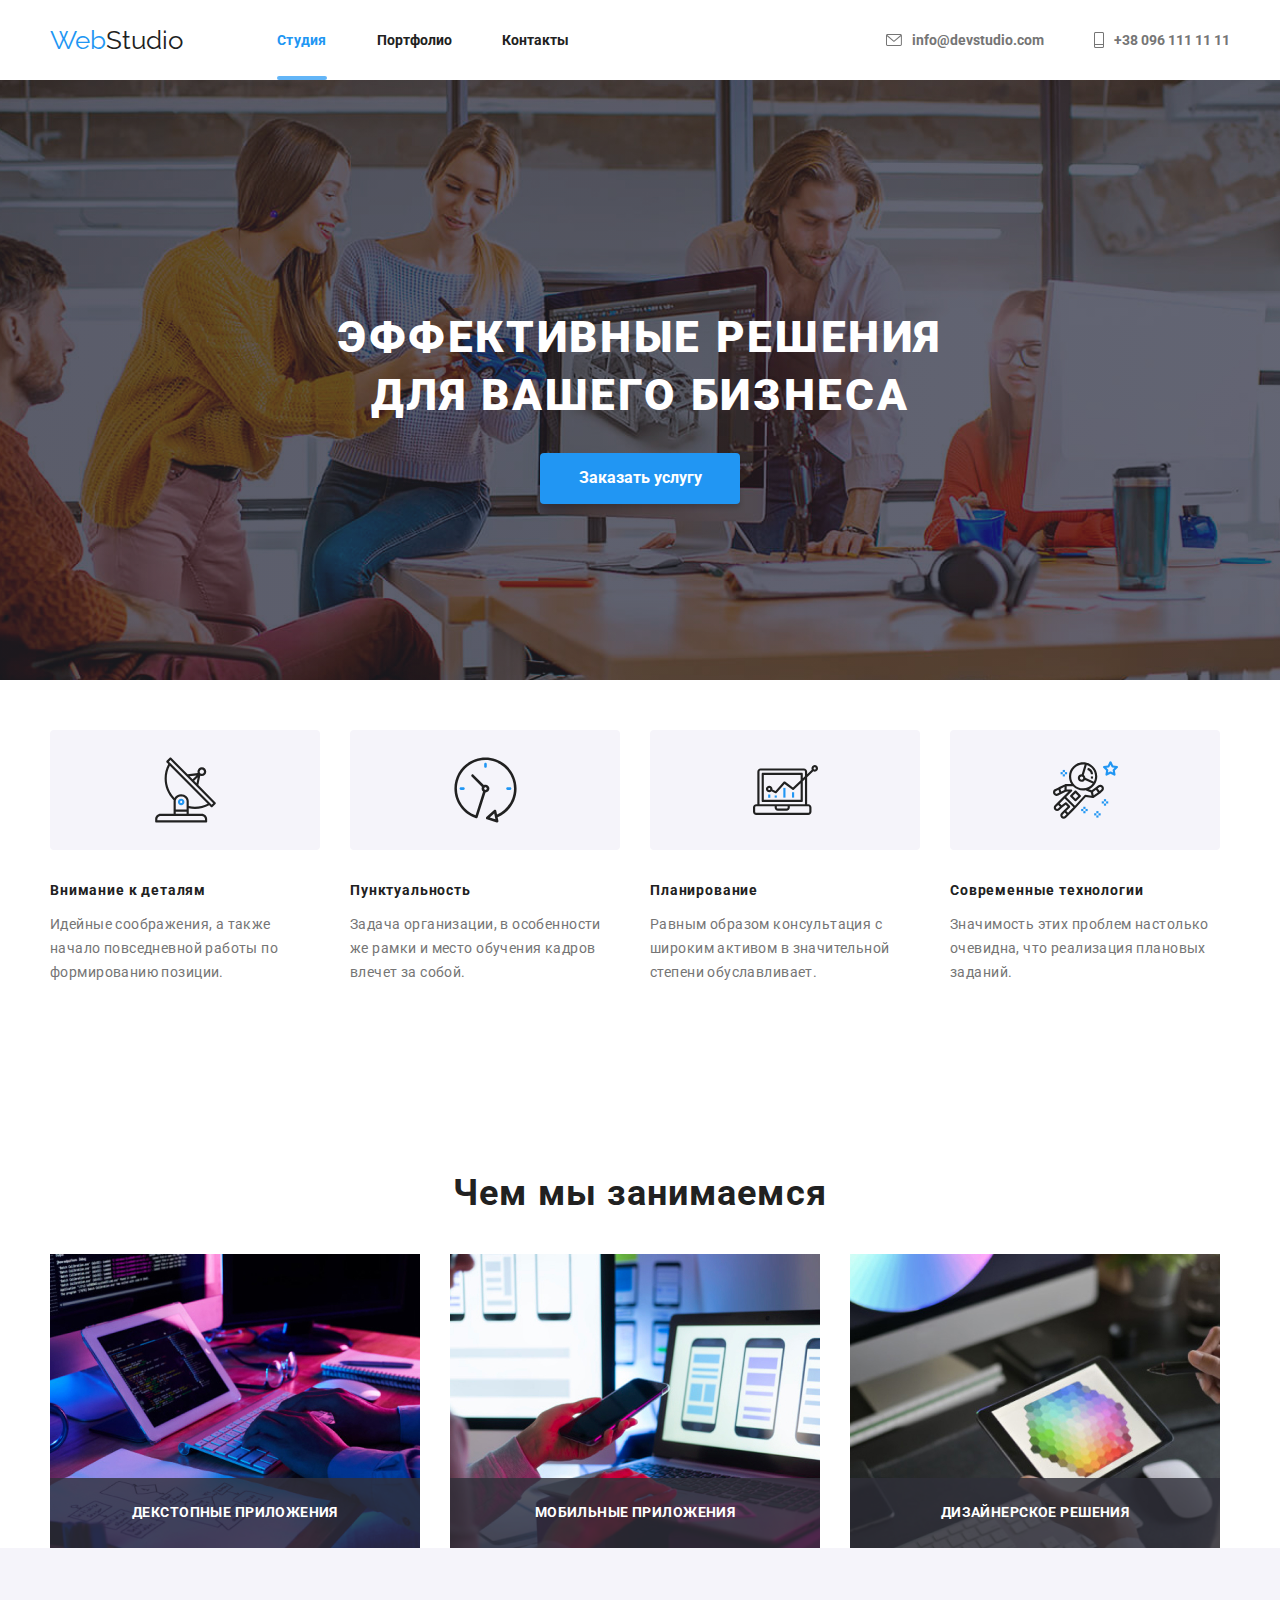
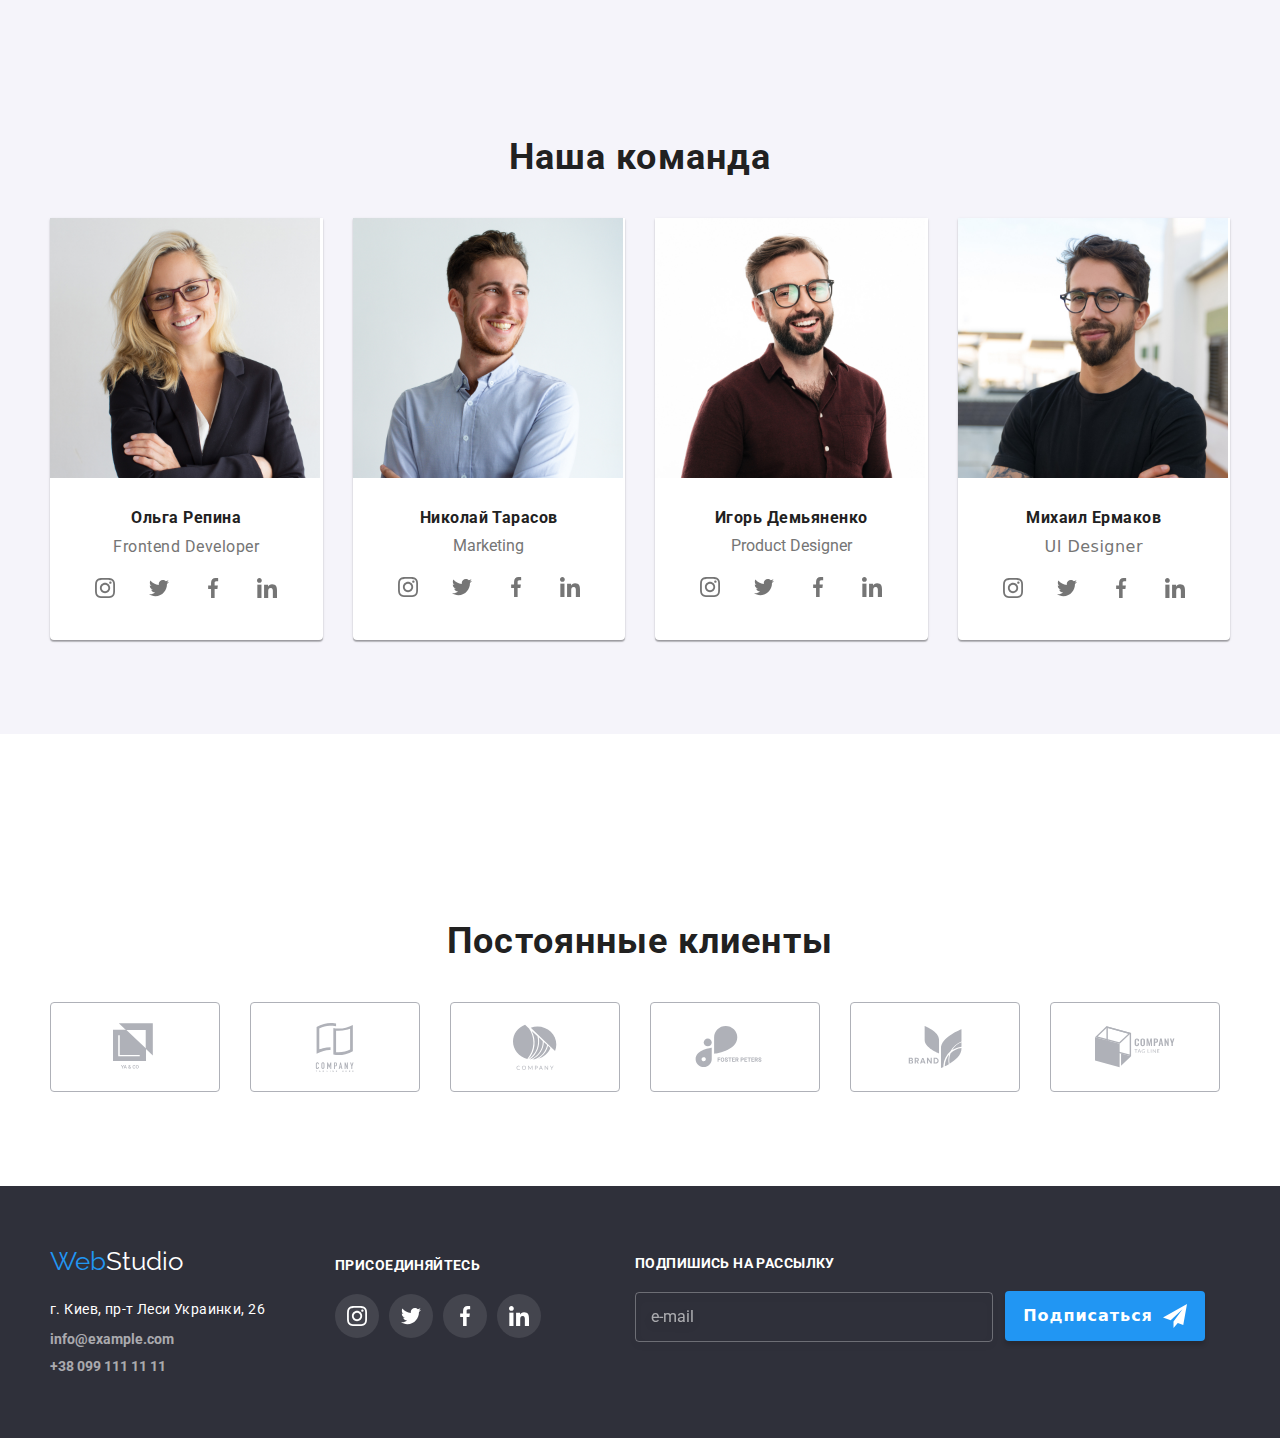
<file: index.html>
<!DOCTYPE html>
<html lang="ru">
  <head>
    <meta charset="UTF-8" />
    <meta name="viewport" content="width=device-width, initial-scale=1.0" />
    <title>HomeWork</title>
    <link
      href="https://fonts.googleapis.com/css2?family=Raleway:wght@700&family=Roboto:wght@400;500;700;900&display=fallback"
      rel="stylesheet"
    />
    <link rel="stylesheet" href="./css/styles.css" />
    <link
      lang="en"
      rel="stylesheet"
      href="https://cdnjs.cloudflare.com/ajax/libs/modern-normalize/0.7.0/modern-normalize.min.css"
    />
  </head>
  <body>
    <!-- шапка -->
    <header class="haed-hero">
      <div class="container main-div">
        <nav>
          <a href="./" lang="en" class="logo-head">
            Web
            <span class="logotip"> Studio</span>
          </a>

          <ul class="site-nav">
            <li class="iteam-header">
              <a class="link-active-styles current" href="#">Студия</a>
            </li>
            <li class="iteam-header">
              <a class="link" href="./portfolio.html">Портфолио</a>
            </li>
            <li class="iteam-header">
              <a class="link" href="#">Контакты</a>
            </li>
          </ul>
        </nav>
        <ul class="auth-nav">
          <li class="iteam-header">
            <a class="link-mail" href="mailto:info@devstudio.com">
              <svg class="icon-mail">
                <use
                  href="./images/svg/tel/symbol-defs.svg#icon-envelope"
                ></use>
              </svg>
              info@devstudio.com
            </a>
          </li>
          <li class="iteam-header">
            <a class="link-tel" href="tel:+380961111111">
              <svg class="icon-tel">
                <use href="./images/svg/tel/symbol-defs.svg#icon-Vector"></use>
              </svg>
              +38 096 111 11 11
            </a>
          </li>
        </ul>
      </div>
    </header>
    <a href="./images/svg/input/symbol-defs.svg#icon-user"></a>
    <main>
      <!--контент -->
      <section class="section-service">
        <div class="container">
          <h1>
            Эффективные решения<br />
            для вашего бизнеса
          </h1>
          <button data-modal-open class="link-active-service">
            Заказать услугу
          </button>
        </div>
      </section>
      <!--контент 2 -->
      <section>
        <div class="container">
          <ul class="feature-list">
            <li class="iteam itram-li">
              <a class="iteam-icon" href="" aria-label="antenna">
                <svg class="svg-iteam">
                  <use
                    href="./images/svg/grop/symbol-defs.svg#iconantenna-1"
                  ></use>
                </svg>
              </a>
              <h3 class="link">Внимание к деталям</h3>
              <p class="link-title">
                Идейные соображения, а также начало повседневной работы по
                формированию позиции.
              </p>
            </li>
            <li class="iteam itram-li">
              <a class="iteam-icon" href="" aria-label="clock">
                <svg class="svg-iteam">
                  <use
                    href="./images/svg/grop/symbol-defs.svg#iconclock-1"
                  ></use>
                </svg>
              </a>
              <h3 class="link">Пунктуальность</h3>
              <p class="link-title">
                Задача организации, в особенности же рамки и место обучения
                кадров влечет за собой.
              </p>
            </li>
            <li class="iteam itram-li">
              <a class="iteam-icon" href="" aria-label="diagram">
                <svg class="svg-iteam">
                  <use
                    href="./images/svg/grop/symbol-defs.svg#icondiagram-1"
                  ></use>
                </svg>
              </a>
              <h3 class="link">Планирование</h3>
              <p class="link-title">
                Равным образом консультация с широким активом в значительной
                степени обуславливает.
              </p>
            </li>
            <li class="iteam itram-li">
              <a class="iteam-icon" href="" aria-label="astronaut">
                <svg class="svg-iteam">
                  <use
                    href="./images/svg/grop/symbol-defs.svg#iconastronaut-1"
                  ></use>
                </svg>
              </a>
              <h3 class="link">Современные технологии</h3>
              <p class="link-title">
                Значимость этих проблем настолько очевидна, что реализация
                плановых заданий.
              </p>
            </li>
          </ul>
        </div>
      </section>
      <!--контент 3 -->
      <section class="section-img">
        <div class="container">
          <h2>Чем мы занимаемся</h2>
          <div class="iteam-section">
            <ul class="engaged-section">
              <li class="iteam-hero">
                <img
                  src="./images/IT.jpg"
                  width="370"
                  alt="картинка на тему IT"
                />

                <p class="img-section-hero">Декстопные приложения</p>
              </li>

              <li class="iteam-hero">
                <img
                  src="./images/IT2.jpg"
                  width="370"
                  alt="картинка на тему IT"
                />
                <p class="img-section-hero">Мобильные приложения</p>
              </li>

              <li class="iteam-hero">
                <img
                  src="./images/IT3.jpg"
                  width="370"
                  alt="картинка на тему IT"
                />
                <p class="img-section-hero">Дизайнерское решения</p>
              </li>
            </ul>
          </div>
        </div>
      </section>
      <!--контент 4 -->
      <section class="section-contentc">
        <div class="container">
          <div><h2>Наша команда</h2></div>
          <ul class="team-section">
            <li class="img-team">
              <img src="./images/human2.jpg" width="270" alt="Photo" />
              <div class="img-block">
                <h3 class="link-title-developer">Ольга Репина</h3>
                <p class="link-title-fron">Frontend Developer</p>

                <ul class="team-ul">
                  <li class="team-li">
                    <a
                      class="team-social"
                      href="https://www.instagram.com/"
                      target="_blank"
                      rel="noopener noreferre"
                      aria-label="ссылка Инстраграм"
                    >
                      <svg class="svg-social">
                        <use
                          href="./images/svg/imgO/symbol-defs.svg#iconinstagram"
                        ></use>
                      </svg>
                    </a>
                  </li>
                  <li class="team-li">
                    <a
                      class="team-social"
                      href="https://www.twitter.com/"
                      target="_blank"
                      rel="noopener noreferre"
                      aria-label="ссылка Инстраграм"
                    >
                      <svg class="svg-social">
                        <use
                          href="./images/svg/imgO/symbol-defs.svg#icontwitter"
                        ></use>
                      </svg>
                    </a>
                  </li>

                  <li class="team-li">
                    <a
                      class="team-social"
                      href="https://www.facebook.com/"
                      target="_blank"
                      rel="noopener noreferre"
                      aria-label="ссылка Инстраграм"
                    >
                      <svg class="svg-social">
                        <use
                          href="./images/svg/imgO/symbol-defs.svg#iconfacebook"
                        ></use>
                      </svg>
                    </a>
                  </li>
                  <li class="team-li">
                    <a
                      class="team-social"
                      href="https://www.linkedin.com/"
                      target="_blank"
                      rel="noopener noreferre"
                      aria-label="ссылка Инстраграм"
                    >
                      <svg class="svg-social">
                        <use
                          href="./images/svg/imgO/symbol-defs.svg#iconlinkedin"
                        ></use>
                      </svg>
                    </a>
                  </li>
                </ul>
              </div>
            </li>
            <li class="img-team">
              <img src="./images/human3.jpg" width="270" alt="Photo" />
              <div class="img-block">
                <h3 class="link-title-marketing">Николай Тарасов</h3>
                <p class="link-title-mark">Marketing</p>
                <ul class="team-ul">
                  <li class="team-li">
                    <a
                      class="team-social"
                      href="https://www.instagram.com/"
                      target="_blank"
                      rel="noopener noreferre"
                      aria-label="ссылка Инстраграм"
                    >
                      <svg class="svg-social">
                        <use
                          href="./images/svg/imgO/symbol-defs.svg#iconinstagram"
                        ></use>
                      </svg>
                    </a>
                  </li>
                  <li class="team-li">
                    <a
                      class="team-social"
                      href="https://www.twitter.com/"
                      target="_blank"
                      rel="noopener noreferre"
                      aria-label="ссылка Инстраграм"
                    >
                      <svg class="svg-social">
                        <use
                          href="./images/svg/imgO/symbol-defs.svg#icontwitter"
                        ></use>
                      </svg>
                    </a>
                  </li>

                  <li class="team-li">
                    <a
                      class="team-social"
                      href="https://www.facebook.com/"
                      target="_blank"
                      rel="noopener noreferre"
                      aria-label="ссылка Инстраграм"
                    >
                      <svg class="svg-social">
                        <use
                          href="./images/svg/imgO/symbol-defs.svg#iconfacebook"
                        ></use>
                      </svg>
                    </a>
                  </li>
                  <li class="team-li">
                    <a
                      class="team-social"
                      href="https://www.linkedin.com/"
                      target="_blank"
                      rel="noopener noreferre"
                      aria-label="ссылка Инстраграм"
                    >
                      <svg class="svg-social">
                        <use
                          href="./images/svg/imgO/symbol-defs.svg#iconlinkedin"
                        ></use>
                      </svg>
                    </a>
                  </li>
                </ul>
              </div>
            </li>
            <li class="img-team">
              <img src="./images/human.jpg" width="270" alt="Photo" />
              <div class="img-block">
                <h3 class="link-title-product">Игорь Демьяненко</h3>
                <p class="link-title-des">Product Designer</p>

                <ul class="team-ul">
                  <li class="team-li">
                    <a
                      class="team-social"
                      href="https://www.instagram.com/"
                      target="_blank"
                      rel="noopener noreferre"
                      aria-label="ссылка Инстраграм"
                    >
                      <svg class="svg-social">
                        <use
                          href="./images/svg/imgO/symbol-defs.svg#iconinstagram"
                        ></use>
                      </svg>
                    </a>
                  </li>
                  <li class="team-li">
                    <a
                      class="team-social"
                      href="https://www.twitter.com/"
                      target="_blank"
                      rel="noopener noreferre"
                      aria-label="ссылка Инстраграм"
                    >
                      <svg class="svg-social">
                        <use
                          href="./images/svg/imgO/symbol-defs.svg#icontwitter"
                        ></use>
                      </svg>
                    </a>
                  </li>

                  <li class="team-li">
                    <a
                      class="team-social"
                      href="https://www.facebook.com/"
                      target="_blank"
                      rel="noopener noreferre"
                      aria-label="ссылка Инстраграм"
                    >
                      <svg class="svg-social">
                        <use
                          href="./images/svg/imgO/symbol-defs.svg#iconfacebook"
                        ></use>
                      </svg>
                    </a>
                  </li>
                  <li class="team-li">
                    <a
                      class="team-social"
                      href="https://www.linkedin.com/"
                      target="_blank"
                      rel="noopener noreferre"
                      aria-label="ссылка Инстраграм"
                    >
                      <svg class="svg-social">
                        <use
                          href="./images/svg/imgO/symbol-defs.svg#iconlinkedin"
                        ></use>
                      </svg>
                    </a>
                  </li>
                </ul>
              </div>
            </li>

            <li class="img-team">
              <img src="./images/human4.jpg" width="270" alt="Photo" />
              <div class="img-block">
                <h3 class="link-title-desinger">Михаил Ермаков</h3>
                <p class="link-title-ui">UI Designer</p>
                <ul class="team-ul">
                  <li class="team-li">
                    <a
                      class="team-social"
                      href="https://www.instagram.com/"
                      target="_blank"
                      rel="noopener noreferre"
                      aria-label="ссылка Инстраграм"
                    >
                      <svg class="svg-social">
                        <use
                          href="./images/svg/imgO/symbol-defs.svg#iconinstagram"
                        ></use>
                      </svg>
                    </a>
                  </li>
                  <li class="team-li">
                    <a
                      class="team-social"
                      href="https://www.twitter.com/"
                      target="_blank"
                      rel="noopener noreferre"
                      aria-label="ссылка Инстраграм"
                    >
                      <svg class="svg-social">
                        <use
                          href="./images/svg/imgO/symbol-defs.svg#icontwitter"
                        ></use>
                      </svg>
                    </a>
                  </li>

                  <li class="team-li">
                    <a
                      class="team-social"
                      href="https://www.facebook.com/"
                      target="_blank"
                      rel="noopener noreferre"
                      aria-label="ссылка Инстраграм"
                    >
                      <svg class="svg-social">
                        <use
                          href="./images/svg/imgO/symbol-defs.svg#iconfacebook"
                        ></use>
                      </svg>
                    </a>
                  </li>
                  <li class="team-li">
                    <a
                      class="team-social"
                      href="https://www.linkedin.com/"
                      target="_blank"
                      rel="noopener noreferre"
                      aria-label="ссылка Инстраграм"
                    >
                      <svg class="svg-social">
                        <use
                          href="./images/svg/imgO/symbol-defs.svg#iconlinkedin"
                        ></use>
                      </svg>
                    </a>
                  </li>
                </ul>
              </div>
            </li>
          </ul>
        </div>
      </section>
      <section class="section-clients">
        <div class="container">
          <h2 class="clients">Постоянные клиенты</h2>
          <div>
            <ul class="ul-icon">
              <li class="company-iteam-icon">
                <a class="icon-company" href="" aria-label="yaco">
                  <svg class="svg-icon">
                    <use
                      href="./images/svg/client/symbol-defs.svg#iconyaco"
                    ></use>
                  </svg>
                </a>
              </li>
              <li class="company-iteam-icon">
                <a class="icon-company" href="" aria-label="companyteg">
                  <svg class="svg-icon">
                    <use
                      href="./images/svg/client/symbol-defs.svg#iconcompanyteg"
                    ></use>
                  </svg>
                </a>
              </li>
              <li class="company-iteam-icon">
                <a class="icon-company" href="" aria-label="company">
                  <svg class="svg-icon">
                    <use
                      href="./images/svg/client/symbol-defs.svg#iconcompany"
                    ></use>
                  </svg>
                </a>
              </li>
              <li class="company-iteam-icon">
                <a class="icon-company-active" href="" aria-label="foster">
                  <svg class="svg-icon-active">
                    <use
                      href="./images/svg/client/symbol-defs.svg#iconfoster"
                    ></use>
                  </svg>
                </a>
              </li>
              <li class="company-iteam-icon">
                <a class="icon-company" href="" aria-label="brend">
                  <svg class="svg-icon-active">
                    <use
                      href="./images/svg/client/symbol-defs.svg#iconbrend"
                    ></use>
                  </svg>
                </a>
              </li>
              <li class="company-iteam-icon">
                <a class="icon-company" href="" aria-label="teg">
                  <svg class="svg-icon-active">
                    <use
                      href="./images/svg/client/symbol-defs.svg#iconline"
                    ></use>
                  </svg>
                </a>
              </li>
            </ul>
          </div>
        </div>
      </section>
    </main>

    <!-- конец -->
    <footer class="footer-contentc">
      <div class="container">
        <!-- <div class="addres"> -->
        <div class="fot-conteiner">
          <div class="addres">
            <a href="./" lang="en" class="logo"
              >Web<span class="logo-white">Studio</span></a
            >

            <address>
              <ul class="footer-way">
                <li class="ukr">
                  <span class="siti">г. Киев, пр-т Леси Украинки, 26</span>
                </li>
                <li class="way">
                  <a class="link-mail" href="mailto:info@example.com"
                    >info@example.com</a
                  >
                </li>
                <li class="way">
                  <a class="link-tel" href="tel:+38-099-111-11-11"
                    >+38 099 111 11 11</a
                  >
                </li>
              </ul>
            </address>
          </div>
          <div class="join-icon">
            <span><h3 class="join">присоединяйтесь</h3></span>
            <ul class="fot-ul-icon">
              <li class="fot-icon">
                <a
                  class="icon"
                  href="https://www.instagram.com/"
                  aria-label="ссылка на instagram"
                >
                  <svg class="fot-svg-icon">
                    <use
                      href="./images/svg/imgO/symbol-defs.svg#iconinstagram"
                    ></use>
                  </svg>
                </a>
              </li>
              <li class="fot-icon">
                <a
                  class="icon"
                  href="https://www.twitter.com/"
                  aria-label="ссылка на twitter"
                >
                  <svg class="fot-svg-icon">
                    <use
                      href="./images/svg/imgO/symbol-defs.svg#icontwitter"
                    ></use>
                  </svg>
                </a>
              </li>
              <li class="fot-icon">
                <a
                  class="icon"
                  href="https://www.facebook.com/"
                  aria-label="ссылка на facebook"
                >
                  <svg class="fot-svg-icon">
                    <use
                      href="./images/svg/imgO/symbol-defs.svg#iconfacebook"
                    ></use>
                  </svg>
                </a>
              </li>
              <li class="fot-icon">
                <a
                  class="icon"
                  href="https://www.linkedin.com/"
                  aria-label="ссылка на linkedin"
                >
                  <svg class="fot-svg-icon">
                    <use
                      href="./images/svg/imgO/symbol-defs.svg#iconlinkedin"
                    ></use>
                  </svg>
                </a>
              </li>
            </ul>
          </div>
          <form class="flex fot-sub" autocomplete="off">
            <label class="fot-sub__label">
              Подпишись на рассылку
              <input
                type="email"
                name="e-mail"
                class="fot-sub__input"
                placeholder="e-mail"
              />
            </label>
            <button type="submit" class="button-pri btn-prim--flex">
              Подписаться

              <svg class="fot-sub__icon" width="24" height="24">
                <use
                  href="./images/svg/fottr/fot-sl/symbol-defs.svg#icon-icon-send-1"
                ></use>
              </svg>
            </button>
          </form>
        </div>
      </div>
    </footer>
    <div class="backdrop is-hidden" data-modal>
      <div class="modal">
        <button class="modal-close" data-modal-close>
          <svg class="svg-close">
            <use href="./images/svg/symbol-defs.svg#close"></use>
          </svg>
        </button>
        <strong class="modal-text"
          >Оставьте свои данные, мы вам перезвоним</strong
        >
        <form class="js-speaker-form" autocomplete="off">
          <div class="form-field">
            <label for="name" class="for-name">Имя</label>
            <div class="input-block">
              <input type="text" class="title-input" name="name" id="name" />
              <svg class="input-icon">
                <use href="./images/svg/input/symbol-defs.svg#icon-user"></use>
              </svg>
            </div>
          </div>

          <div class="form-field">
            <label for="tel" class="for-name">Телефон </label>
            <div class="input-block">
              <input type="tel" class="title-input" name="tel" id="tel" />
              <svg class="input-icon">
                <use href="./images/svg/input/symbol-defs.svg#icon-phone"></use>
              </svg>
            </div>
          </div>
          <div class="form-field">
            <label for="email" class="for-name">Почта</label>
            <div class="input-block">
              <input type="email" class="title-input" name="email" id="email" />
              <svg class="input-icon">
                <use href="./images/svg/input/symbol-defs.svg#icon-mail"></use>
              </svg>
            </div>
          </div>
          <div class="form-field">
            <label for="modal-comment" class="for-lebel">Коментрий</label>
            <textarea
              class="for-input for-comment"
              name="comment"
              id="modal-comment"
              rows="6"
              placeholder="Введите текст"
            ></textarea>
          </div>
          <div class="form-polici">
            <label for="policy" class="policy-lebel">
              <input type="checkbox" name="policy" class="chexbox" checked />
              Соглашаюсь с рассылкой и принимаю
              <a href="#" class="current">Условия договора</a>
            </label>
          </div>
          <button class="bnt-modal primary" type="submit">Отправить</button>
        </form>
      </div>
    </div>

    <script src="./js/modal.js"></script>
  </body>
</html>
</file>
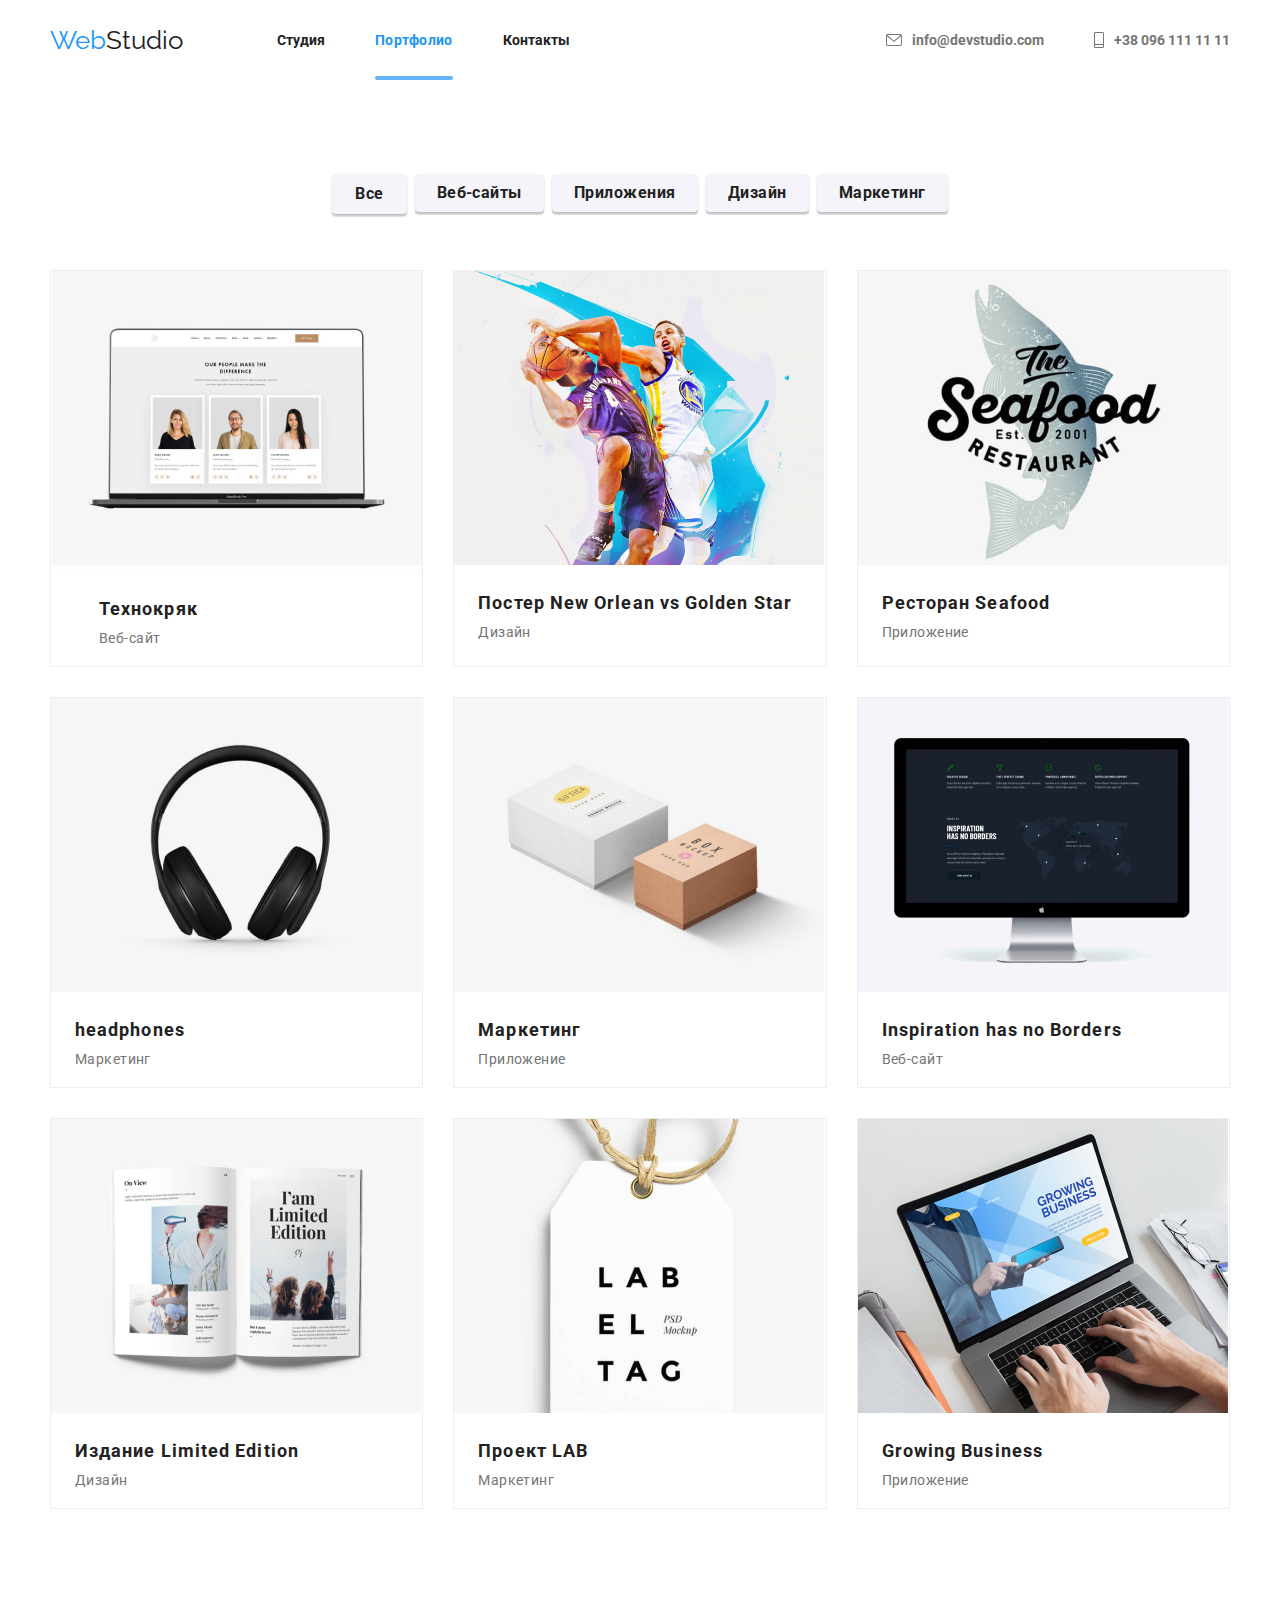
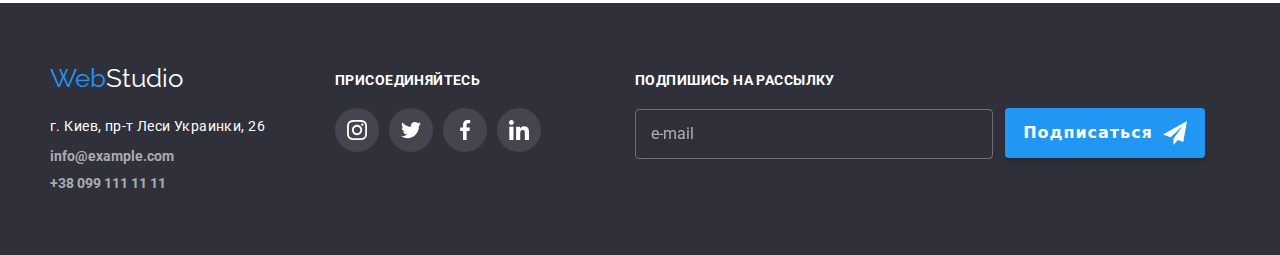
<file: portfolio.html>
<!DOCTYPE html>
<html lang="en">
<head>
    <meta charset="UTF-8">
    <meta name="viewport" content="width=device-width, initial-scale=1.0">
    <title>Document</title>
    <link
      href="https://fonts.googleapis.com/css2?family=Raleway:wght@700&family=Roboto:wght@400;500;700;900&display=fallback"
      rel="stylesheet"
    />
    <link rel="stylesheet" href="./css/styles.css"/>
    <link rel="stylesheet" href="https://cdnjs.cloudflare.com/ajax/libs/modern-normalize/0.7.0/modern-normalize.min.css">
</head>
<body>
    <!--шапка-2-->
    <header>
        <div class="container  main-div">
        <nav>
            <a href="./" lang="en" class="logo-head">
                Web
                <span class="logotip"> Studio</span>
            </a>

            <ul class="site-nav">
                    <li class="iteam-header">
                        <a class="link" href="./index.html">Студия</a>
                    </li>
                    <li class="iteam-header">
                        <a class="link-active-styles  current " href="">Портфолио</a>
                    </li>
                    <li class="iteam-header">
                        <a class="link" href="">Контакты</a>
                    </li>
                </ul>
              
          </nav>
                <ul class="auth-nav">
                    <li class="iteam-header">
                        <a class="link-mail" href="mailto:info@devstudio.com">
                        <svg class="icon-mail">
                            <use href="./images/svg/tel/symbol-defs.svg#icon-envelope"></use>
                        </svg>
                        info@devstudio.com
                       </a> 
                   </li>
                    <li class="iteam-header">
                        <a class="link-tel" href="tel:+380961111111">
                            <svg class="icon-tel">
                                <use  href="./images/svg/tel/symbol-defs.svg#icon-Vector"></use>
                            </svg>
                            +38 096 111 11 11
                        </a>
                     
                       </li>
                </ul>  
            </div>  
    </header>
     <main>
         <section class="section-main">
            <div class="container">
             <!--Контент-->
             <ul class="section-auth">

               <li class="button-main"><button class="link-active-button">Все</button></li>
               <li class="button-main"><button class="button">Веб-сайты</button></li>
               <li class="button-main"><button class="button">Приложения</button></li>
               <li class="button-main"><button class="button">Дизайн</button></li>
               <li class="button-main"><button class="button">Маркетинг</button></li>
                </ul>
            
          
             
             <!--контент2-->
             <div class="cards">
              <ul class="images-conteiner">
                
                    
                    <li class="flex-element">
                        <div class="box">
                     <a class="h-over" href="./images/technocryk.jpg"><img src="./images/technocryk.jpg" width="370" alt="технокряк"/>
                     
                        <div class="overlay">
                            <p>Технокряк это современная площадка распространения коронавируса. 
                               Компании используют эту платформу для цифрового шпионажа и атак 
                               на защищённые сервера конкурентов.</p>
                        </div>
                    </div> 
                        <div class="title-portgolio">
                                    <h3 class="h-portofolio">Технокряк</h3>
                                <p class="link-title-por">Веб-сайт</p>
                                </div>
                              </a>
                  </li>
                 

               
                  <li class="flex-element">
                    <div>
                      <a href="./images/sport.jpg"><img src="./images/sport.jpg" width="370" alt="спорт"/></a>
                    </div>
                         <div class="img-port">
                            <h3 class="star">Постер New Orlean vs Golden Star</h3>
                               <p class="link-title-por">Дизайн</p>
                    </div>
                  </li> 
                    
                   
                  <li class="flex-element">
                    <div>          
                      <a href="./images/fish.jpg"><img src="./images/fish.jpg" width="370" alt="рыба"/></a>
                             <h3 class="h-portofolio">Ресторан Seafood</h3>
                             <p class="link-title-por">Приложение</p>
                    </div>        
                   </li>
                   
                     
                    <li class="flex-element">  
                        <div>
                        <a href="./images/headphones.jpg"><img src="./images/headphones.jpg" width="370" alt="наушники"/></a>
                                 <h3 class="h-portofolio">headphones</h3>
                               <p class="link-title-por">Маркетинг</p>
                        </div>       
                    </li> 
                    <li class="flex-element"> 
                        <div>    
                      <a href="./images/box.jpg"><img src="./images/box.jpg" width="370" alt="коробка"/></a> 
                              <h3 class="h-portofolio">Маркетинг</h3>  
                              <p class="link-title-por">Приложение</p>
                              </div>  
                    </li>
                    
                    
                    <li class="flex-element">  
                        <div>        
                       <a href="./images/monitor.jpg"><img src="./images/monitor.jpg"   width="370" alt="монитор"/></a>
                                <h3 class="h-portofolio">Inspiration has no Borders</h3>  
                              <p class="link-title-por">Веб-сайт</p>
                              </div>
                    </li>
                  
                     
                    <li class="flex-element"> 
                        <div>                                
                      <img src="./images/books.jpg"  width="370" alt="книги"/> 
                               <h3 class="h-portofolio">Издание Limited Edition</h3>
                               <p class="link-title-por">Дизайн</p>
                         </div>
                     </li> 
                    
                     <li
                     class="flex-element">
                        <div>
                         <a href="./images/trinket.jpg"><img src="./images/trinket.jpg" width="370" alt="брелок"/></a>
                                    <h3 class="h-portofolio">Проект LAB</h3> 
                                      <p class="link-title-por">Маркетинг</p>
                         </div>
                     </li>
                    
                    
                     <li class="flex-element">
                        <div>
                         <a href="./images/nootbook.jpg"><img src="./images/nootbook.jpg" width="370" alt="ноутбук"/></a>
                                    <h3 class="h-portofolio">Growing Business</h3>
                                    <p class="link-title-por">Приложение</p>
                        </div>
                     </li> 
                  
                        
                       
                    
              </ul>
            </div>
              </div>
         </section>
     </main>
     <!--конец-->
     <footer class="footer-contentc">
         <div class="container">
                <!-- <div class="addres"> -->
                <div class="fot-conteiner">
                    <div class="addres">
                        <a href="./" lang="en" class="logo">Web<span class="logo-white">Studio</a>
                                  
                         <address>
                             <ul class="footer-way">
                        <li class="ukr"><span class="siti">г. Киев, пр-т Леси Украинки, 26</span></li>
                        <li class="way"><a class="link-mail" href="mailto:info@example.com">info@example.com</a></li>
                        <li class="way"><a  class="link-tel" href="tel:+38-099-111-11-11">+38 099 111 11 11</a></li>
                        </ul>
                         </address>
                    </div>
                     <div class="join-icon">
                       <h3 class="join">присоединяйтесь </h3>
                       <ul class="fot-ul-icon">
                        <li class="fot-icon">
                            <a class="icon" href="https://www.instagram.com/" aria-label="ссылка на instagram">
                           <svg class="fot-svg-icon">
                               <use href="./images/svg/imgO/symbol-defs.svg#iconinstagram" ></use>
                           </svg>
                        </a>
                        
                            
                        </li>
                        <li class="fot-icon">
                            <a class="icon" href="https://www.twitter.com/" aria-label="ссылка на twitter">
                                <svg class="fot-svg-icon">
                                <use href="./images/svg/imgO/symbol-defs.svg#icontwitter" ></use>
                            </svg>
                            </a>
    
                        </li>
                        <li class="fot-icon">
                            <a class="icon" href="https://www.facebook.com/" aria-label="ссылка на facebook">
                            <svg class="fot-svg-icon">
                                <use href="./images/svg/imgO/symbol-defs.svg#iconfacebook" ></use>
                            </svg>
                        </a>
                            </li>
                        <li class="fot-icon">
                            <a class="icon" href="https://www.linkedin.com/" aria-label="ссылка на linkedin">
                                <svg class="fot-svg-icon">
                                    <use href="./images/svg/imgO/symbol-defs.svg#iconlinkedin" ></use>
                                </svg>
                            </a>
                            </li>
                        </ul>
                    </div>
                    <form class="flex fot-sub" autocomplete="off">
                        <label class="fot-sub__label">
                          Подпишись на рассылку
                          <input
                            type="email"
                            name="e-mail"
                            class="fot-sub__input"
                            placeholder="e-mail"
                          />
                        </label>
                        <button type="submit" class="button-pri btn-prim--flex">
                          Подписаться
            
                          <svg class="fot-sub__icon" width="24" height="24">
                            <use
                              href="./images/svg/fottr/fot-sl/symbol-defs.svg#icon-icon-send-1"
                            ></use>
                          </svg>
                        </button>
                      </form>
                </div>
            </div>
     </footer>
    </body>
</html>
</file>
<file: css/styles.css>
:root {
  --black: #212121;
  --active: #2196f3;
  --gray: #757575;
  --white-1: rgba(255, 255, 255, 0.6);
  --white-2: #ffffff;
  --secondary-bg-color: #2f303a;
  --mainer-bg-color: #e5e5e5;
  --icons-bg-company: #afb1b8;
  --icons-bg-color: #f5f4fa;
  --bg-modal: rgba(0, 0, 0, 0.2);
  --animation: cubic-bezier(0.4, 0, 0.2, 1);
  --bg-tch: rgba(33, 150, 243, 0.9);
  --color-nav-fot: rgba(255, 255, 255, 0.6);
  --section-gradient: rgba(47, 48, 58, 0.5);
  --section-gradient-2: rgba(47, 48, 58, 0.4);
  --section-gradient-3: rgba(255, 255, 255, 0.3);
  --box-shadow: rgba(0, 0, 0, 0.15);
  --border-color: rgba(0, 0, 0, 0.1);
  --border: rgba(33, 33, 33, 0.2);
  --pos-bg: rgba(47, 48, 58, 0.8);
  --box-sh-team-1: rgba(0, 0, 0, 0.12);
  --box-sh-team-2: rgba(0, 0, 0, 0.14);
  --box-sh-team-3: rgba(0, 0, 0, 0.2);
  --box-sh-team-4: rgba(0, 0, 0, 0.08);
  --rgba-ft-icon: rgba(255, 255, 255, 0.1);
}
.footer-way {
  margin: 0;
}
.images-conteiner {
  margin: 0;
}
.way {
  margin: 0;
}
p {
  margin: 0;
}
h2 {
  margin: 0;
}
.site-nav {
  margin: 0;
}
.auth-nav {
  margin: 0;
}
.feature-list {
  margin: 0;
}
.engaged-section {
  margin-top: 0;
  margin-bottom: 0;
}
.link-title {
  margin: 0;
}
.link {
  margin: 0;
}
.img-section-hero {
  margin: 0;
}
ul {
  padding-left: 0;
  margin: 0;
}
h3 {
  margin: 0;
}
body {
  margin: 0;
  color: var(--black);
}
.section-main {
  padding-top: 94px;
  padding-bottom: 94px;
  background-color: var(--white-2);
}
.container {
  width: 1210px;
  padding-left: 15px;
  padding-right: 15px;
  margin-right: auto;
  margin-left: auto;
}

.logo-head {
  display: inline-flex;
  margin-right: 94px;

  text-decoration: none;
  font-family: Raleway, sans-serif;
  font-style: normal;

  font-size: 26px;
  line-height: 1.19;
  color: var(--active);
}

.logo {
  text-decoration: none;
  font-family: Raleway, sans-serif;
  font-style: normal;

  font-size: 26px;
  line-height: 1.19;
  color: var(--active);
}
.logotip {
  display: inline-block;
  text-decoration: none;

  font-family: Raleway, sans-serif;
  font-style: normal;
  font-size: 26px;
  line-height: 1.19;
  color: var(--black);
}

.main-div {
  display: flex;
  align-items: center;
  justify-content: space-between;
  height: 80px;
}
nav {
  display: flex;
  align-items: center;
}
.section-auth {
  justify-content: center;
  list-style-type: none;
  margin-bottom: 56px;

  display: flex;
}
.section-auth .button-main:not(:last-child) {
  list-style-type: none;
  margin-right: 8px;
}
.site-nav {
  list-style-type: none;
  display: flex;
}
.site-nav .link-active-styles {
  padding: 32px 0;
  margin-right: 50px;
  display: block;
}
.site-nav .link {
  padding: 32px 0;
  margin-right: 50px;
  display: block;
}
.site-nav .iteam-header:last-child {
  list-style-type: none;
  margin-right: 0px;
}
.auth-nav {
  list-style-type: none;
  display: flex;
  margin-left: auto;
}
.auth-nav .iteam-header + .iteam-header {
  margin-left: 50px;
}
.images-conteiner {
  list-style-type: none;
  display: flex;
  flex-wrap: wrap;
}
.flex-element {
  width: calc((100% - 30px * 2) / 3);
  margin-right: 30px;
  margin-bottom: 30px;

  background: var(--white-2);
  border: 1px solid #eeeeee;
}
.flex-element:nth-child(3n) {
  margin-right: 0;
}
.flex-element:nth-last-child(-n + 3) {
  margin-bottom: 0;
}

.iteam-header .link-tel {
  display: inline-flex;
  margin-top: 32px;
  margin-bottom: 32px;
  text-decoration: none;
  font-family: Roboto, sans-serif;

  font-weight: 700;
  font-size: 14px;
  line-height: 16px;
  color: var(--gray);
  transition: color 250ms var(--animation), box-shadow 250ms var(--animation),
    background-color 250ms var(--animation);
}

.way .link-tel {
  display: inline-flex;
  text-decoration: none;
  font-family: Roboto, sans-serif;
  font-style: normal;
  font-weight: 700;
  font-size: 14px;
  line-height: 16px;

  transition: color 250ms var(--animation), box-shadow 250ms var(--animation),
    background-color 250ms var(--animation);
  color: var(--color-nav-fot);
}

.icon-tel {
  width: 10px;
  height: 16px;
  margin-right: 10px;
  fill: currentColor;
}

.iteam-header .link-mail {
  display: inline-flex;
  margin-top: 32px;
  margin-bottom: 32px;
  align-items: center;
  text-decoration: none;

  font-family: Roboto, sans-serif;
  font-weight: 700;
  font-size: 14px;
  line-height: 16px;

  transition: color 250ms var(--animation), box-shadow 250ms var(--animation),
    background-color 250ms var(--animation);
  color: var(--gray);
}
.way .link-mail {
  display: inline-flex;
  align-items: center;
  text-decoration: none;
  font-family: Roboto, sans-serif;
  font-style: normal;
  font-weight: 700;
  font-size: 14px;
  line-height: 16px;

  transition: color 250ms var(--animation), box-shadow 250ms var(--animation),
    background-color 250ms var(--animation);
  color: var(--color-nav-fot);
}
.way .link-mail:hover,
.way .link-mail:focus {
  color: var(--active);
}
.way .link-tel:hover,
.way .link-tel:hover {
  color: var(--active);
}
.way .link-mail:hover,
.way .link-mail:focus {
  color: var(--active);
}
.auth-nav .link-mail:hover,
.auth-nav .link-mail:focus {
  color: var(--active);
  fill: var(--active);
}

.auth-nav .link-tel:hover,
.auth-nav .link-tel:focus {
  color: var(--active);
  fill: var(--active);
}
.icon-mail {
  width: 16px;
  height: 12px;
  margin-right: 10px;
  fill: currentColor;
}

.link {
  display: block;
  padding-bottom: 11px;
  padding-top: 32px;
  text-decoration: none;
  font-family: Roboto, sans-serif;
  font-style: normal;
  font-weight: 700;
  font-size: 14px;
  line-height: 16px;

  transition: color 250ms var(--animation), box-shadow 250ms var(--animation),
    background-color 250ms var(--animation);
  color: var(--black);
}
.site-nav .link:hover {
  color: var(--active);
}
.link-active:hover {
  color: var(--active);
}
.site-nav .current {
  color: var(--active);
}
.list {
  padding: 0;
  margin: 0;
  list-style: none;
}

.section-service {
  max-width: 1600px;
  height: 600px;
  margin-right: auto;
  margin-left: auto;
  text-align: center;
  padding-top: 200px;
  background-color: var(--secondary-bg-color);
  background-image: linear-gradient(
      to right,
      rgba(47, 48, 58, 0.5),
      rgba(47, 48, 58, 0.4)
    ),
    url(../images/new_photo.jpg);
  background-repeat: no-repeat;
  background-position: center;
  background-size: cover;
}
.section-biss {
  padding-top: 30px;
}
h1 {
  text-align: center;

  text-transform: uppercase;
  font-family: Roboto, sans-serif;
  font-weight: 900;
  font-size: 44px;
  line-height: 1.3;
  letter-spacing: 0.06em;
  color: var(--white-2);
}
.link-active-styles {
  text-decoration: none;
  text-align: center;
  position: relative;

  font-family: Roboto, sans-serif;
  font-style: normal;
  font-weight: 700;
  font-size: 14px;
  line-height: 16px;
  letter-spacing: 0.02em;

  color: var(--black);
  transition: color 250ms var(--animation), box-shadow 250ms var(--animation),
    background-color 250ms var(--animation);
}
.link-active-styles:hover {
  color: var(--active);
}
.link-active-styles::after {
  content: "";
  position: absolute;
  left: 0;
  bottom: 0;
  width: 100%;
  height: 4px;
  border-radius: 2px;
  background-color: var(--active);

  opacity: 0.7;
  transition: opacity 250ms var(--animation);
}
.link-active-service {
  display: inline-block;
  padding: 10px 32px;
  text-decoration: none;
  border: 1px solid transparent;
  min-width: 136px;
  width: 200px;

  font-family: Roboto, sans-serif;
  font-style: normal;
  font-weight: 700;
  font-size: 16px;
  line-height: 1.8;

  background: var(--active);
  box-shadow: 0px 4px 4px rgba(0, 0, 0, 0.15);
  border-radius: 4px;
  color: var(--white-2);
}
.backdrop {
  position: fixed;
  top: 0;
  left: 0;
  width: 100%;
  height: 100%;
  background-color: var(--bg-modal);

  opacity: 1;
  visibility: visible;
  transition: opasity 250ms var(--animation);
}
.backdrop.is-hidden {
  visibility: hidden;
  opacity: 0;
  pointer-events: none;
}
.modal {
  position: absolute;
  top: 50%;
  left: 50%;
  width: 528px;
  height: 581px;
  background-color: var(--white-2);
  transform: translate(-50%, -50%) scale(1);
  padding: 40px 0px;
  border-radius: 4px;

  transition: transform 250ms var(--animation);
  background-color: var(--white-2);
}
.backdrop.is-hidden .modal {
  transform: translate(-50%, -50%) scale(1.3);
}
.modal-close {
  position: absolute;
  top: 8px;
  right: 8px;
  display: flex;
  justify-content: center;
  align-items: center;
  width: 30px;
  height: 30px;
  background-color: var(--white-2);
  cursor: pointer;
  padding: 0px;
  border-width: 1px;
  border-style: solid;
  border-color: rgba(0, 0, 0, 0.1);
  border-image: initial;
  border-radius: 50%;
}
.svg-close {
  position: absolute;
  transition: transform 250ms var(--animation);
  fill: var(--black);
  width: 18px;
  height: 18px;
}
.svg-close:hover,
.svg-close:focus {
  fill: var(--active);
}
.modal-text {
  display: block;
  margin-bottom: 12px;
  font-size: 20px;
  line-height: 1.15;
  font-weight: 700;
  text-align: center;
}

.js-speaker-form {
  width: 448px;
  margin: 0 auto;
}
.for-name {
  margin-right: 408px;
  margin-bottom: 4px;
  font-size: 12px;
  line-height: 1.17;
  font-weight: 400;
  letter-spacing: 0.01em;
  color: var(--gray);
}

.for-comment {
  padding: 12px 16px;
  resize: none;
}

.form-field {
  display: flex;
  flex-direction: column;
  margin-bottom: 10px;
}
.form-field .input-block {
  position: relative;
}
.form-field .title-input {
  cursor: pointer;
  width: 448px;
  margin: 0;
  padding: 11px;
  padding-left: 42px;
  outline: none;
  border: 1px solid rgba(33, 33, 33, 0.2);
  border-radius: 4px;
  transition: border-color 250ms var(--animation);
}
.input-block:hover,
.input-blockt:focus {
  color: var(--active);
}
.form-field .input-icon {
  position: absolute;
  width: 18px;
  height: 18px;
  top: 50%;
  left: 12px;
  fill: currentColor;
  transform: translateY(-50%);
  transition: fill 250ms var(--animation);
}
.for-lebel {
  margin-right: 408px;
  margin-bottom: 4px;
  font-size: 12px;
  line-height: 1.17;
  font-weight: 400;
  letter-spacing: 0.01em;
  color: var(--gray);
}

.policy-lebel {
  color: var(--gray);
}
.js-speaker-form .form-polici {
  margin-top: 20px;
  margin-bottom: 30px;
  text-align: center;
}
.form-polici .current {
  color: var(--active);
}
.js-speaker-form .bnt-modal {
  margin: 0px auto;
}
.primary {
  display: block;
  min-width: 200px;
  box-shadow: rgba(0, 0, 0, 0.15) 0px 4px 4px;
  cursor: pointer;
  color: var(--white-2);
  background-color: var(--active);
  font-weight: 700;
  font-size: 16px;
  line-height: 1.87;
  text-align: center;
  letter-spacing: 0.06em;
  padding: 10px 0px;
  border-width: initial;
  border-style: none;
  border-color: initial;
  border-image: initial;
  border-radius: 4px;
  outline: none;
}
.feature-list {
  display: flex;
  flex-wrap: wrap;
  list-style-type: none;
}
.feature-list .iteam {
  width: 270px;
  margin-right: 30px;
}
.feature-list .iteam:last-child {
  margin: 0;
}

.link-active-button {
  display: inline-block;
  padding: 6px 22px;
  border: 1px solid transparent;
  min-width: 73px;
  text-decoration: none;

  font-family: Roboto, sans-serif;
  font-style: normal;
  font-weight: 700;
  font-size: 16px;
  line-height: 26px;
  text-align: center;

  color: var(--black);

  letter-spacing: 0.03em;

  box-shadow: 0px 3px 1px rgba(0, 0, 0, 0.1), 0px 1px 2px rgba(0, 0, 0, 0.08),
    0px 2px 2px rgba(0, 0, 0, 0.12);
  border-radius: 4px;
  background: var(--icons-bg-color);

  transition: color 250ms var(--animation), box-shadow 250ms var(--animation),
    background-color 250ms var(--animation);
}
.link-active-button:hover {
  background-color: var(--active);
  color: var(--white-2);
}
.button {
  display: inline-block;
  padding: 6px 22px;
  border-radius: 1px solid transparent;
  box-shadow: 0px 3px 1px rgba(0, 0, 0, 0.1), 0px 1px 2px rgba(0, 0, 0, 0.08),
    0px 2px 2px rgba(0, 0, 0, 0.12);
  text-decoration: none;
  border: 4px;

  font-family: Roboto, sans-serif;
  font-style: normal;
  font-weight: 700;

  font-size: 16px;
  line-height: 1.6;
  text-align: center;
  letter-spacing: 0.03em;
  background: var(--icons-bg-color);
  color: var(--black);

  box-shadow: 0px 3px 1px rgba(0, 0, 0, 0.1), 0px 1px 2px rgba(0, 0, 0, 0.08),
    0px 2px 2px rgba(0, 0, 0, 0.12);
  border-radius: 4px;

  transition: color 250ms var(--animation), box-shadow 250ms var(--animation),
    background-color 250ms var(--animation);
}
.button:hover {
  background-color: var(--active);
  color: var(--white-2);
}
.link-title {
  margin-top: 4px;
  font-family: Roboto, sans-serif;
  font-style: 400;
  font-weight: 400;
  font-size: 14px;
  line-height: 1.7;
  letter-spacing: 0.03em;
  color: var(--gray);
}
.portfolio-li {
  text-decoration: none;
}
.link-title-por {
  width: 100%;
  height: 19px;
  padding-left: 24px;
  margin-bottom: 20px;
  font-family: Roboto, sans-serif;
  font-style: 400;
  font-weight: 400;
  font-size: 14px;
  line-height: 1.7;
  letter-spacing: 0.03em;
  color: var(--gray);
}
h2 {
  text-align: center;
  margin-top: 94px;
  margin-bottom: 40px;

  font-family: Roboto, sans-serif;
  font-style: 400;
  font-weight: 700;
  font-size: 36px;
  line-height: 42px;

  letter-spacing: 0.03em;
  color: var(--black);
}
.sectiom-img {
  padding-top: 94px;
  padding-bottom: 94px;
}
.engaged-section {
  list-style-type: none;
  display: flex;
}
.iteam-hero {
  margin-right: 30px;
  width: calc((100%-30px * 2) / 3);
}
.iteam-hero:nth-child(4n) {
  margin-right: 0;
}
.team-section {
  flex-wrap: wrap;
  list-style-type: none;
  display: flex;
}
.engaged-section .engaged-section:nth-last-child(-n + 3) {
  margin-bottom: 0;
}
.engaged-section {
  position: relative;
}
img {
  display: block;
  max-width: 370px;
  height: auto;
}

.img-section-hero {
  position: absolute;
  height: 70px;
  width: 370px;
  bottom: 0;

  padding-top: 27px;
  padding-bottom: 27px;

  background-color: rgba(47, 48, 58, 0.8);
  font-family: Roboto;
  font-style: normal;
  font-weight: 700;
  font-size: 14px;
  line-height: 1.14;
  text-align: center;
  letter-spacing: 0.03em;
  text-transform: uppercase;

  color: var(--white-2);
}
.img-team {
  width: calc((100% - 30px * 3) / 4);
  margin-right: 30px;
  background: var(--white-2);
  box-shadow: 0px 1px 3px rgba(0, 0, 0, 0.12), 0px 1px 1px rgba(0, 0, 0, 0.14),
    0px 2px 1px rgba(0, 0, 0, 0.2);
  border-radius: 0px 0px 4px 4px;
}

.img-block {
  padding-top: 30px;
  padding-bottom: 30px;
  padding-left: 10px;
  padding-right: 10px;
}

.img-team:last-child {
  margin-right: 0;
}

.iteam {
  padding-top: 50px;
  padding-bottom: 94px;
}
.iteam-ul {
  list-style-type: none;
  display: flex;
}
.itram-li:not(:last-child) {
  margin-right: 30px;
}
.iteam-icon {
  display: flex;
  justify-content: center;
  align-items: center;
  width: 270px;
  height: 120px;
  background: var(--icons-bg-color);
  border-radius: 4px;
}
.svg-iteam {
  width: 65px;
  height: 70px;
}

.link-title-desinger {
  text-align: center;
  font-family: Roboto, sans-serif;
  font-weight: 700;
  font-size: 16px;
  line-height: 19px;

  letter-spacing: 0.03em;
  color: var(--black);
}
.link-title-product {
  text-align: center;
  font-family: Roboto, sans-serif;
  font-weight: 700;
  font-size: 16px;
  line-height: 19px;

  letter-spacing: 0.03em;

  color: var(--black);
}
.link-title-marketing {
  text-align: center;
  font-family: Roboto, sans-serif;
  font-weight: 700;
  font-size: 16px;
  line-height: 19px;

  letter-spacing: 0.03em;

  color: var(--black);
}
.link-title-developer {
  font-family: Roboto, sans-serif;
  text-align: center;
  font-weight: 700;
  font-size: 16px;
  line-height: 19px;

  letter-spacing: 0.03em;
  color: var(--black);
}
h3 {
  font-family: Roboto, sans-serif;
  font-weight: 700;
  font-size: 18px;
  line-height: 2;
  letter-spacing: 0.06em;
  color: var(--black);
}
.title-portgolio {
  margin-left: 24px;
}
.h-portofolio {
  width: 322px;
  padding-left: 24px;
  padding-top: 20px;
  font-family: Roboto, sans-serif;
  font-weight: 700;
  font-size: 18px;
  line-height: 2;
  letter-spacing: 0.06em;
  color: var(--black);
}
.cards .flex-element:hover,
.cards .flex-element:focus {
  box-shadow: 0px 1px 1px rgba(0, 0, 0, 0.12), 0px 4px 4px rgba(0, 0, 0, 0.06),
    1px 4px 6px rgba(0, 0, 0, 0.16);
}
.box {
  position: relative;
  overflow: hidden;
  width: 370px;
  height: 300px;
  margin-left: auto;
  margin-right: auto;
}
.h-over {
  text-decoration: none;
}
.box:hover .overlay {
  transform: translateY(0);
}
.overlay {
  position: absolute;
  top: 0;
  left: 0;
  width: 100%;
  height: 100%;
  background-color: var(--bg-tch);

  border: 1px solid #eeeeee;
  box-shadow: 0px 1px 1px rgba(0, 0, 0, 0.12), 0px 4px 4px rgba(0, 0, 0, 0.06),
    1px 4px 6px rgba(0, 0, 0, 0.16);
  transform: translateY(100%);
  transition: transform 250ms ease;
}
.overlay > p {
  width: 370px;
  height: 294px;

  font-family: Roboto, sans-serif;
  font-style: normal;
  font-weight: 500;
  font-size: 18px;
  line-height: 28px;
  letter-spacing: 0.03em;

  color: var(--white-2);

  padding-left: 24px;
  padding-right: 24px;
  padding-top: 63px;
  padding-bottom: 63px;
  margin: 0;
}
.star {
  font-family: Roboto, sans-serif;
  font-style: normal;
  font-weight: 700;
  font-size: 18px;
  line-height: 36px;
  letter-spacing: 0.06em;
  margin-left: 24px;
  margin-right: 24px;
  margin-top: 20px;
}
.link-title-des {
  margin-top: 10px;
  text-align: center;

  font-family: Roboto, sans-serif;
  font-weight: 400;
  font-size: 16px;
  line-height: 1.1;

  color: var(--gray);
}
.link-title-mark {
  margin-top: 10px;
  text-align: center;

  font-family: Roboto, sans-serif;
  font-weight: 400;
  font-size: 16px;
  line-height: 1.1;

  color: var(--gray);
}
.link-title-fron {
  margin-top: 10px;
  text-align: center;
  font-family: Roboto, sans-serif;
  font-weight: 400;
  font-size: 16px;
  line-height: 1.19;
  letter-spacing: 0.03em;

  color: var(--gray);
}
.team-ul {
  justify-content: center;
  display: flex;
  list-style-type: none;
}
.team-li {
  padding-top: 10px;
}
.team-li:not(:last-child) {
  margin-right: 10px;
}
.team-social {
  display: flex;
  justify-content: center;
  align-items: center;

  width: 44px;
  height: 44px;
  border-radius: 50%;

  color: var(--gray);
  transition: color 250ms var(--animation), box-shadow 250ms var(--animation),
    background-color 250ms var(--animation);
}
.team-social:hover {
  color: var(--white-2);
  background-color: var(--active);
}
.svg-social {
  width: 20px;
  height: 20px;
  fill: currentColor;
}

.link-title-ui {
  margin-top: 10px;
  text-align: center;
  font-weight: 400;
  font-size: 16px;
  line-height: 1.19;
  text-align: center;
  letter-spacing: 0.03em;
  color: var(--gray);
}
.section-clients {
  padding-top: 94px;
  padding-bottom: 94px;
}
.clients {
  font-family: Roboto, sans-serif;
  font-style: 400;
  font-weight: 700;
  font-size: 36px;
  line-height: 1.1;
  text-align: center;
  letter-spacing: 0.03em;
}
.ul-icon {
  display: flex;
  list-style-type: none;
}

.company-iteam-icon:not(:last-child) {
  margin-right: 30px;
}

.icon-company {
  display: flex;
  justify-content: center;
  align-items: center;
  width: 170px;
  height: 90px;
  border: 1px solid var(--icons-bg-company);
  border-radius: 4px;
  background-color: var(--white-2);
  transition: color 250ms var(--animation), box-shadow 250ms var(--animation),
    background-color 250ms var(--animation);
}
.icon-company:hover {
  border: 1px solid var(--active);
  fill: var(--active);
}
.svg-icon {
  fill: var(--icons-bg-company);
  width: 44px;
  height: 49px;
}
.svg-icon:hover {
  fill: var(--active);
}
.icon-company-active {
  display: flex;
  justify-content: center;
  align-items: center;
  width: 170px;
  height: 90px;
  border: 1px solid var(--icons-bg-company);
  border-radius: 4px;
  background-color: var(--white-2);
}
.icon-company-active:hover {
  border: 1px solid var(--active);
  fill: var(--active);
}
.svg-icon-active {
  fill: var(--icons-bg-company);
  width: 80px;
  height: 42px;
}
.svg-icon-active:hover {
  fill: var(--active);
}
.section-contentc {
  padding-top: 94px;
  padding-bottom: 94px;
  background-color: var(--icons-bg-color);
}
.footer-contentc {
  height: 252px;
  background-color: var(--secondary-bg-color);
}
.fot-conteiner {
  display: flex;
}
.addres {
  margin-top: 60px;
}

.footer-way {
  list-style-type: none;
}
.way {
  padding-top: 9px;
}
.join-icon {
  display: inline-flex;
  flex-direction: column;
  margin-left: 70px;
  margin-top: 70px;
  margin-right: 94px;
}
.join {
  display: inline-block;

  font-family: Roboto, sans-serif;
  font-style: normal;
  font-weight: 700;
  font-size: 14px;
  line-height: 1.1;
  letter-spacing: 0.03em;
  text-transform: uppercase;

  color: var(--white-2);
}
.fot-ul-icon {
  list-style-type: none;
  display: flex;
  margin-top: 20px;
}
.fot-icon:not(:last-child) {
  margin-right: 10px;
}
.icon {
  display: flex;
  justify-content: center;
  align-items: center;
  border: none;
  width: 44px;
  height: 44px;
  border-radius: 50%;

  background: rgba(255, 255, 255, 0.1);
  color: var(--white-2);
  transition: color 250ms var(--animation), box-shadow 250ms var(--animation),
    background-color 250ms var(--animation);
}
.icon:hover,
.icon:focus {
  background-color: var(--active);
}
.fot-svg-icon {
  transition: color 250ms var(--animation), box-shadow 250ms var(--animation),
    background-color 250ms var(--animation);
  width: 20px;
  height: 20px;
  fill: currentColor;
}

.flex {
  display: flex;
  justify-content: flex-start;
  align-items: stretch;
}

.fot-sub {
  width: 570px;
  margin-top: 70px;
}

.fot-sub__label {
  display: inline-block;

  font-family: "Roboto", sans-serif;
  font-style: normal;
  font-weight: 700;
  font-size: 14px;
  line-height: 1.14;
  letter-spacing: 0.03em;
  text-transform: uppercase;

  color: var(--white-2);
}

.fot-sub__input {
  width: 358px;
  height: 50px;
  margin-top: 20px;
  margin-right: 12px;
  padding: 15px;
  color: var(--white-2);
  background-color: inherit;
  border: 1px solid rgba(255, 255, 255, 0.3);
  filter: drop-shadow(0px 4px 4px rgba(0, 0, 0, 0.15));
  border-radius: 4px;
}
.fot-sub__input::placeholder {
  font-size: 16px;
  line-height: 1.25;
  font-weight: 400;
  color: var(--color-nav-fot);
}

.button-pri {
  display: block;
  margin-top: 35px;
  min-width: 200px;
  height: 50px;
  padding: 18px 0;
  border: none;
  border-radius: 4px;
  box-shadow: 0px 4px 4px rgba(0, 0, 0, 0.15);
  cursor: pointer;
  color: var(--white-2);
  background-color: var(--active);
  font-size: 16px;
  line-height: 1.17;
  font-weight: 700;
  text-align: center;
  letter-spacing: 0.06em;
  transition: background-color 250ms var(--animation);
}

.button-pri:hover,
.button-pri:focus {
  background-color: var(--active);
}

.btn-prim--flex {
  display: flex;
  justify-content: center;
  align-items: center;
}

.fot-sub__icon {
  margin-left: 10px;
  fill: var(--white-2);
}

.logo-white {
  color: var(--white-2);
}
.siti {
  font-family: Roboto, sans-serif;
  font-style: normal;
  font-weight: 700px;
  font-size: 14px;
  line-height: 24px;

  letter-spacing: 0.03em;
  display: inline-block;
  padding-top: 20px;
  color: var(--white-2);
}
</file>
